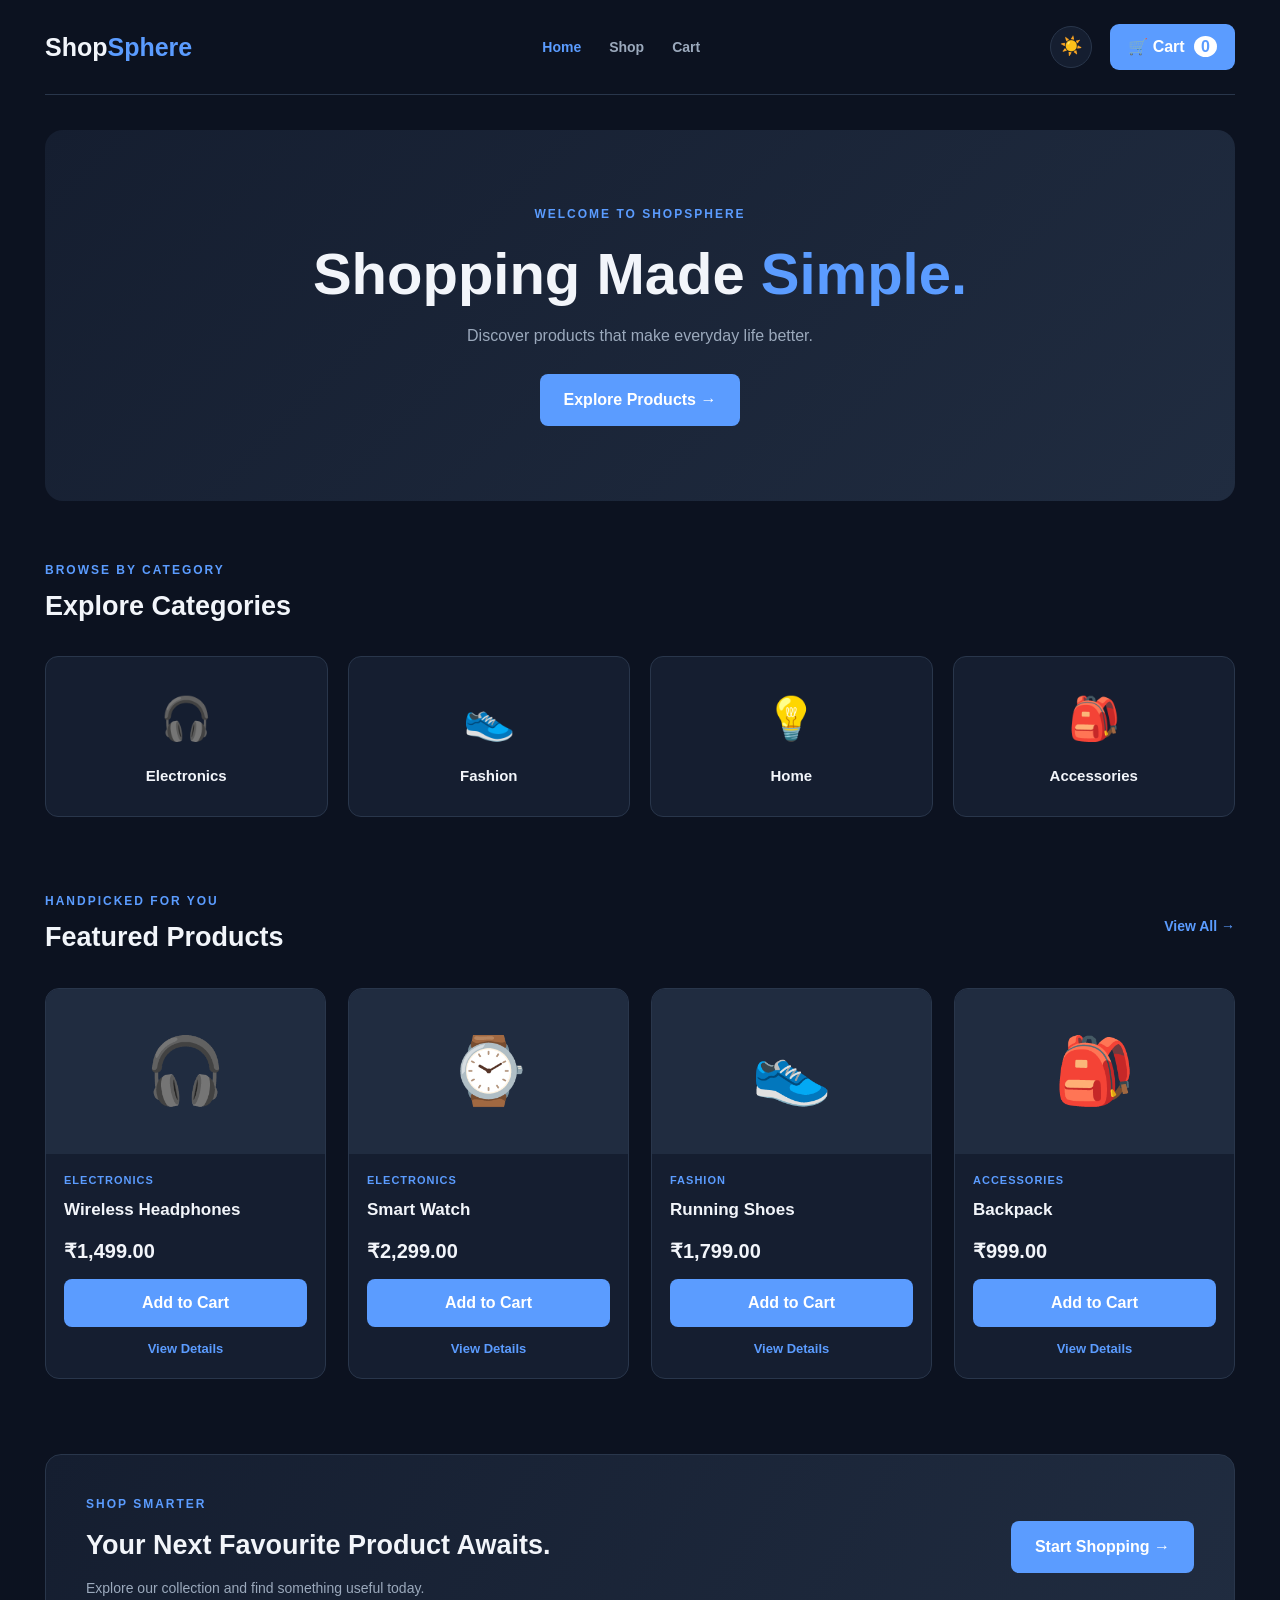
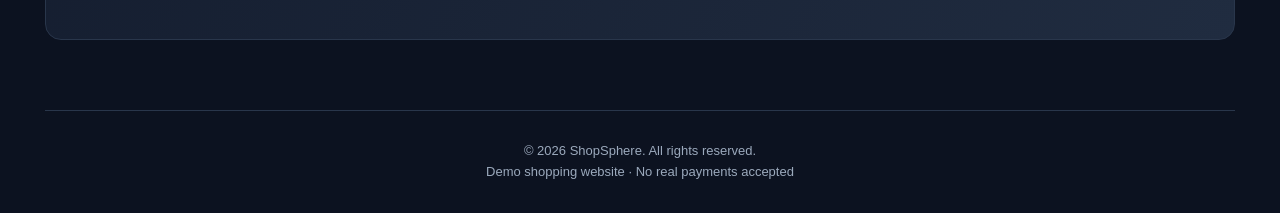
<file: index.html>
<!DOCTYPE html>
<html lang="en">
<head>
    <meta charset="UTF-8">
    <meta name="viewport" content="width=device-width, initial-scale=1.0">
    <meta name="description" content="ShopSphere - Discover products you'll love.">
    <title>ShopSphere | Home</title>
    <link rel="stylesheet" href="style.css">
</head>
<body>

    <div class="app-container">

        <header class="header">
            <a href="index.html" class="logo">Shop<span>Sphere</span></a>

            <nav class="main-nav">
                <a href="index.html" class="active">Home</a>
                <a href="shop.html">Shop</a>
                <a href="cart.html">Cart</a>
            </nav>

            <div class="header-actions">
                <button id="theme-toggle" class="theme-toggle" aria-label="Toggle theme">☀️</button>
                <a href="cart.html" class="cart-link">
                    🛒 Cart <span id="cart-count">0</span>
                </a>
            </div>
        </header>

        <main>

            <section class="hero">
                <p class="hero-tag">WELCOME TO SHOPSPHERE</p>
                <h1>Shopping Made <span>Simple.</span></h1>
                <p>Discover products that make everyday life better.</p>
                <a href="shop.html" class="primary-button">Explore Products →</a>
            </section>

            <section class="categories-section">
                <div class="section-heading">
                    <div>
                        <p class="section-label">BROWSE BY CATEGORY</p>
                        <h2>Explore Categories</h2>
                    </div>
                </div>

                <div class="category-grid">
                    <a href="shop.html?category=Electronics" class="category-card">
                        <span>🎧</span>
                        <h3>Electronics</h3>
                    </a>

                    <a href="shop.html?category=Fashion" class="category-card">
                        <span>👟</span>
                        <h3>Fashion</h3>
                    </a>

                    <a href="shop.html?category=Home" class="category-card">
                        <span>💡</span>
                        <h3>Home</h3>
                    </a>

                    <a href="shop.html?category=Accessories" class="category-card">
                        <span>🎒</span>
                        <h3>Accessories</h3>
                    </a>
                </div>
            </section>

            <section class="featured-section">
                <div class="section-heading">
                    <div>
                        <p class="section-label">HANDPICKED FOR YOU</p>
                        <h2>Featured Products</h2>
                    </div>

                    <a href="shop.html" class="view-all">View All →</a>
                </div>

                <div id="featured-products" class="product-grid">
                    <!-- Products generated by JavaScript -->
                </div>
            </section>

            <section class="promo-banner">
                <div>
                    <p class="section-label">SHOP SMARTER</p>
                    <h2>Your Next Favourite Product Awaits.</h2>
                    <p>Explore our collection and find something useful today.</p>
                </div>

                <a href="shop.html" class="primary-button">Start Shopping →</a>
            </section>

        </main>

        <footer class="footer">
            <p>© 2026 ShopSphere. All rights reserved.</p>
            <p>Demo shopping website · No real payments accepted</p>
        </footer>

    </div>

   <script src="products.js"></script>
   <script src="common.js"></script>
   <script src="home.js"></script>

</body>
</html>
</file>
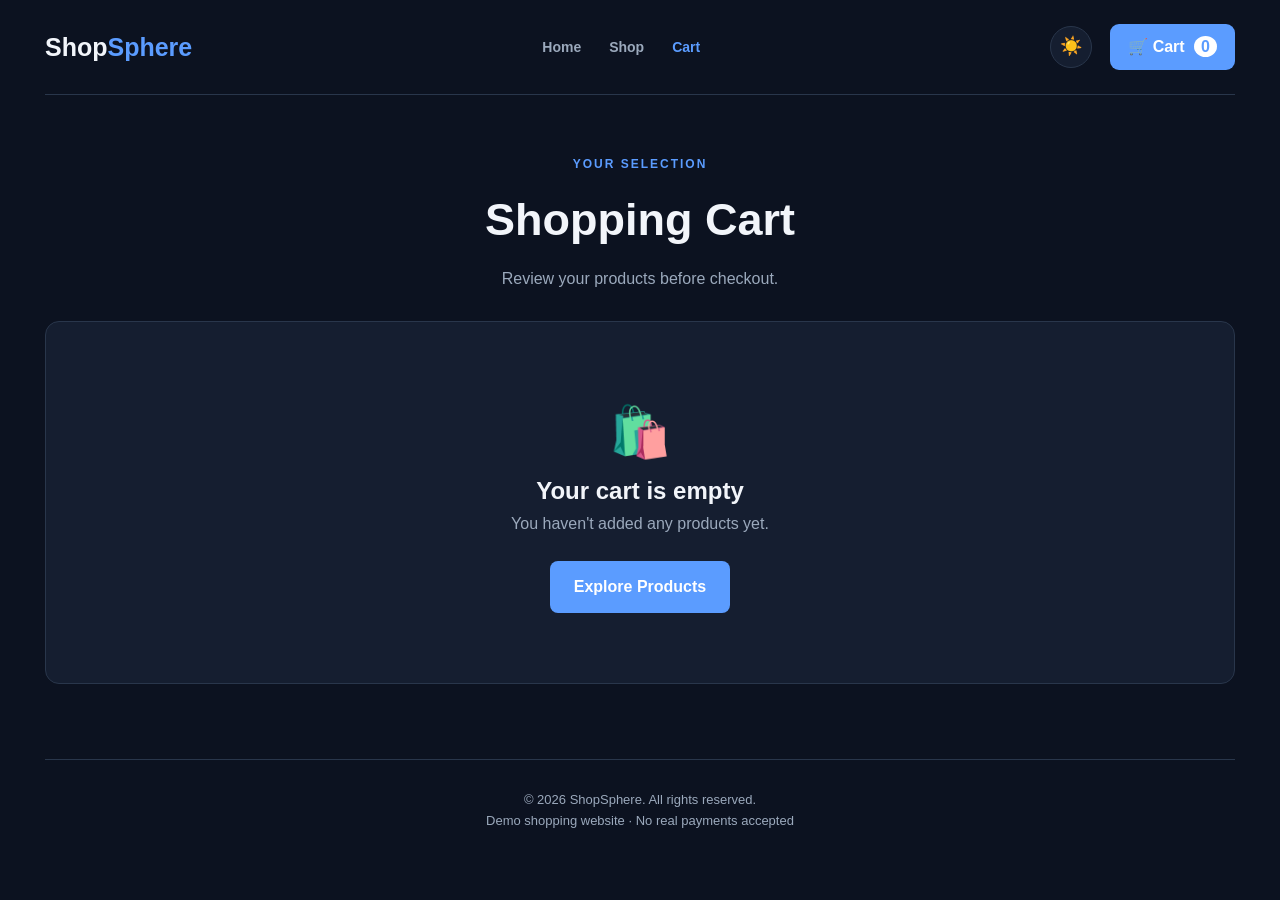
<file: cart.html>
<!DOCTYPE html>
<html lang="en">
<head>
    <meta charset="UTF-8">
    <meta name="viewport" content="width=device-width, initial-scale=1.0">
    <title>Shopping Cart | ShopSphere</title>
    <link rel="stylesheet" href="style.css">
</head>
<body>

<div class="app-container">

    <header class="header">
        <a href="index.html" class="logo">Shop<span>Sphere</span></a>

        <nav class="main-nav">
            <a href="index.html">Home</a>
            <a href="shop.html">Shop</a>
            <a href="cart.html" class="active">Cart</a>
        </nav>

        <div class="header-actions">
            <button id="theme-toggle" class="theme-toggle" aria-label="Toggle theme">☀️</button>
            <a href="cart.html" class="cart-link">
                🛒 Cart <span id="cart-count">0</span>
            </a>
        </div>
    </header>

    <main class="cart-page">

        <section class="shop-heading">
            <p class="section-label">YOUR SELECTION</p>
            <h1>Shopping Cart</h1>
            <p>Review your products before checkout.</p>
        </section>

        <section class="cart-wrapper">

            <div id="empty-cart" class="empty-cart" hidden>
                <span>🛍️</span>
                <h2>Your cart is empty</h2>
                <p>You haven't added any products yet.</p>
                <a href="shop.html" class="primary-button">
                    Explore Products
                </a>
            </div>

            <div id="cart-content" class="cart-content" hidden>

                <div class="cart-table-container">
                    <table class="cart-table">
                        <thead>
                            <tr>
                                <th>Product</th>
                                <th>Price</th>
                                <th>Quantity</th>
                                <th>Total</th>
                                <th>Action</th>
                            </tr>
                        </thead>

                        <tbody id="cart-items">
                            <!-- Cart products generated by JavaScript -->
                        </tbody>
                    </table>
                </div>

                <div class="cart-summary">

                    <h3>Order Summary</h3>

                    <div class="summary-row">
                        <span>Subtotal</span>
                        <span id="subtotal">₹0</span>
                    </div>

                    <div class="summary-row">
                        <span>Delivery Fee</span>
                        <span id="delivery-fee">₹0</span>
                    </div>

                    <div class="summary-row grand-total">
                        <span>Grand Total</span>
                        <span id="grand-total">₹0</span>
                    </div>

                    <p class="delivery-note">
                        Free delivery on orders of ₹500 or more.
                    </p>

                    <button id="checkout-button" class="checkout-button">
                        Proceed to Checkout →
                    </button>

                    <a href="shop.html" class="continue-shopping">
                        Continue Shopping
                    </a>

                </div>

            </div>

        </section>

    </main>

    <footer class="footer">
        <p>© 2026 ShopSphere. All rights reserved.</p>
        <p>Demo shopping website · No real payments accepted</p>
    </footer>

</div>

<script src="products.js"></script>
<script src="common.js"></script>
<script src="cart.js"></script>

</body>
</html>
</file>
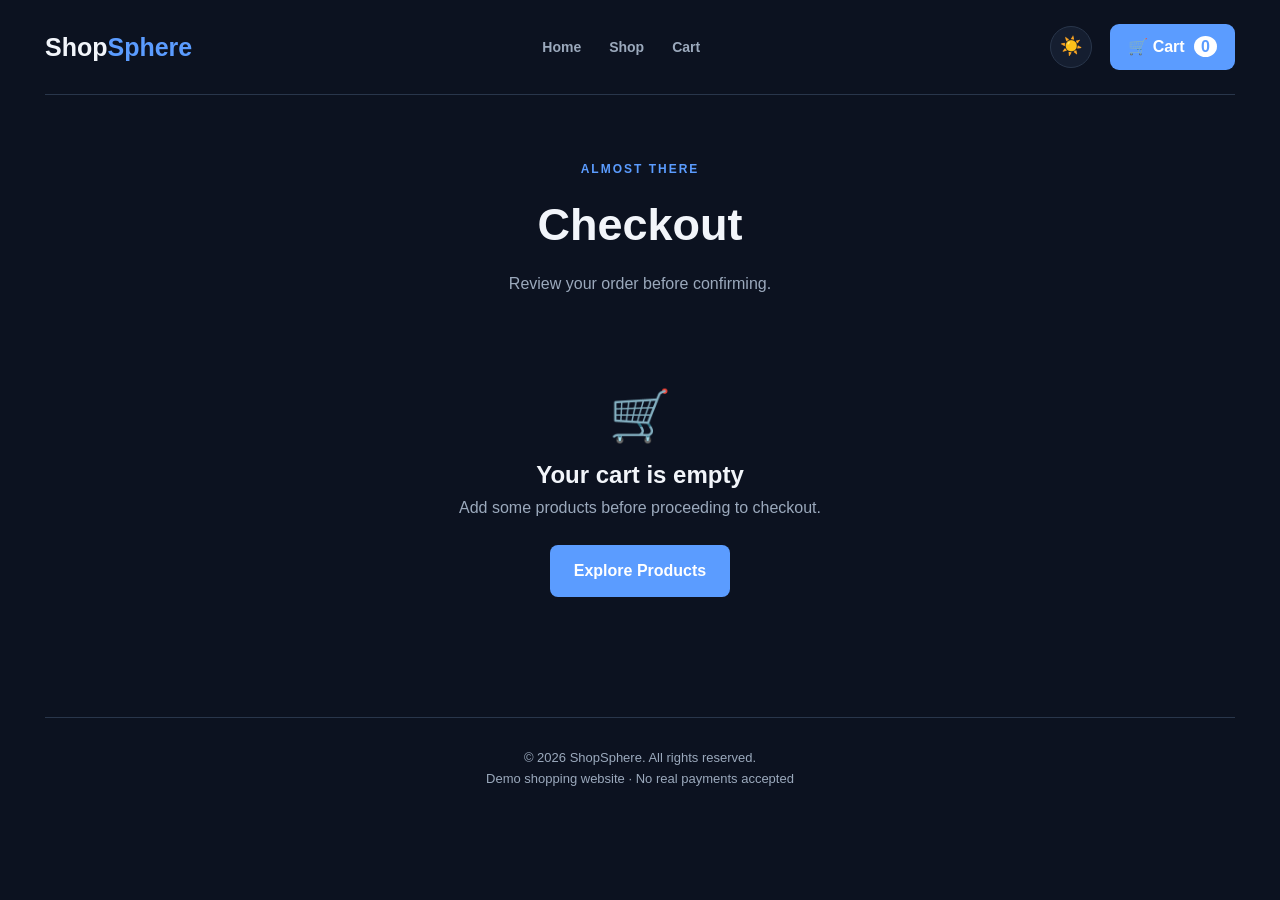
<file: checkout.html>
<!DOCTYPE html>
<html lang="en">
<head>
    <meta charset="UTF-8">
    <meta name="viewport" content="width=device-width, initial-scale=1.0">
    <title>Checkout | ShopSphere</title>
    <link rel="stylesheet" href="style.css">
</head>
<body>

<div class="app-container">

    <header class="header">
        <a href="index.html" class="logo">Shop<span>Sphere</span></a>

        <nav class="main-nav">
            <a href="index.html">Home</a>
            <a href="shop.html">Shop</a>
            <a href="cart.html">Cart</a>
        </nav>

        <div class="header-actions">
            <button id="theme-toggle" class="theme-toggle" aria-label="Toggle theme">☀️</button>
            <a href="cart.html" class="cart-link">
                🛒 Cart <span id="cart-count">0</span>
            </a>
        </div>
    </header>

    <main class="checkout-page">

        <section class="shop-heading">
            <p class="section-label">ALMOST THERE</p>
            <h1>Checkout</h1>
            <p>Review your order before confirming.</p>
        </section>

        <div id="empty-checkout" class="empty-cart" hidden>
            <span>🛒</span>
            <h2>Your cart is empty</h2>
            <p>Add some products before proceeding to checkout.</p>
            <a href="shop.html" class="primary-button">Explore Products</a>
        </div>

        <div id="checkout-layout" class="checkout-layout" hidden>

            <section class="checkout-form-section">

                <h2>Customer Information</h2>
                <p class="form-note">Enter your details for this demo order.</p>

                <form id="checkout-form">

                    <div class="form-group">
                        <label for="customer-name">Full Name</label>
                        <input
                            type="text"
                            id="customer-name"
                            placeholder="Enter your name"
                            maxlength="80"
                            required
                        >
                    </div>

                    <div class="form-group">
                        <label for="customer-email">Email Address</label>
                        <input
                            type="email"
                            id="customer-email"
                            placeholder="Enter your email"
                            maxlength="120"
                            required
                        >
                    </div>

                    <div class="demo-notice">
                        <strong>Demo Checkout</strong>
                        <p>
                            This is a practice project. No payment will be
                            collected and no real order will be placed.
                        </p>
                    </div>

                    <button type="submit" class="checkout-button">
                        Confirm Demo Order
                    </button>

                </form>

            </section>

            <section class="checkout-order-section">

                <h2>Your Order</h2>

                <div id="checkout-items" class="checkout-items">
                    <!-- Order items generated by JavaScript -->
                </div>

                <div class="checkout-totals">

                    <div class="summary-row">
                        <span>Subtotal</span>
                        <span id="checkout-subtotal">₹0</span>
                    </div>

                    <div class="summary-row">
                        <span>Delivery</span>
                        <span id="checkout-delivery">₹0</span>
                    </div>

                    <div class="summary-row grand-total">
                        <span>Grand Total</span>
                        <span id="checkout-total">₹0</span>
                    </div>

                </div>

                <a href="cart.html" class="continue-shopping">
                    ← Return to Cart
                </a>

            </section>

        </div>

        <section id="order-success" class="order-success" hidden>
            <span>✓</span>
            <h2>Demo Order Confirmed!</h2>
            <p id="success-message">
                Your demonstration order has been completed.
            </p>
            <p class="demo-notice-text">
                No payment was taken and no real order was placed.
            </p>
            <a href="shop.html" class="primary-button">
                Continue Shopping
            </a>
        </section>

    </main>

    <footer class="footer">
        <p>© 2026 ShopSphere. All rights reserved.</p>
        <p>Demo shopping website · No real payments accepted</p>
    </footer>

</div>

<script src="products.js"></script>
<script src="common.js"></script>
<script src="checkout.js"></script>

</body>
</html>
</file>
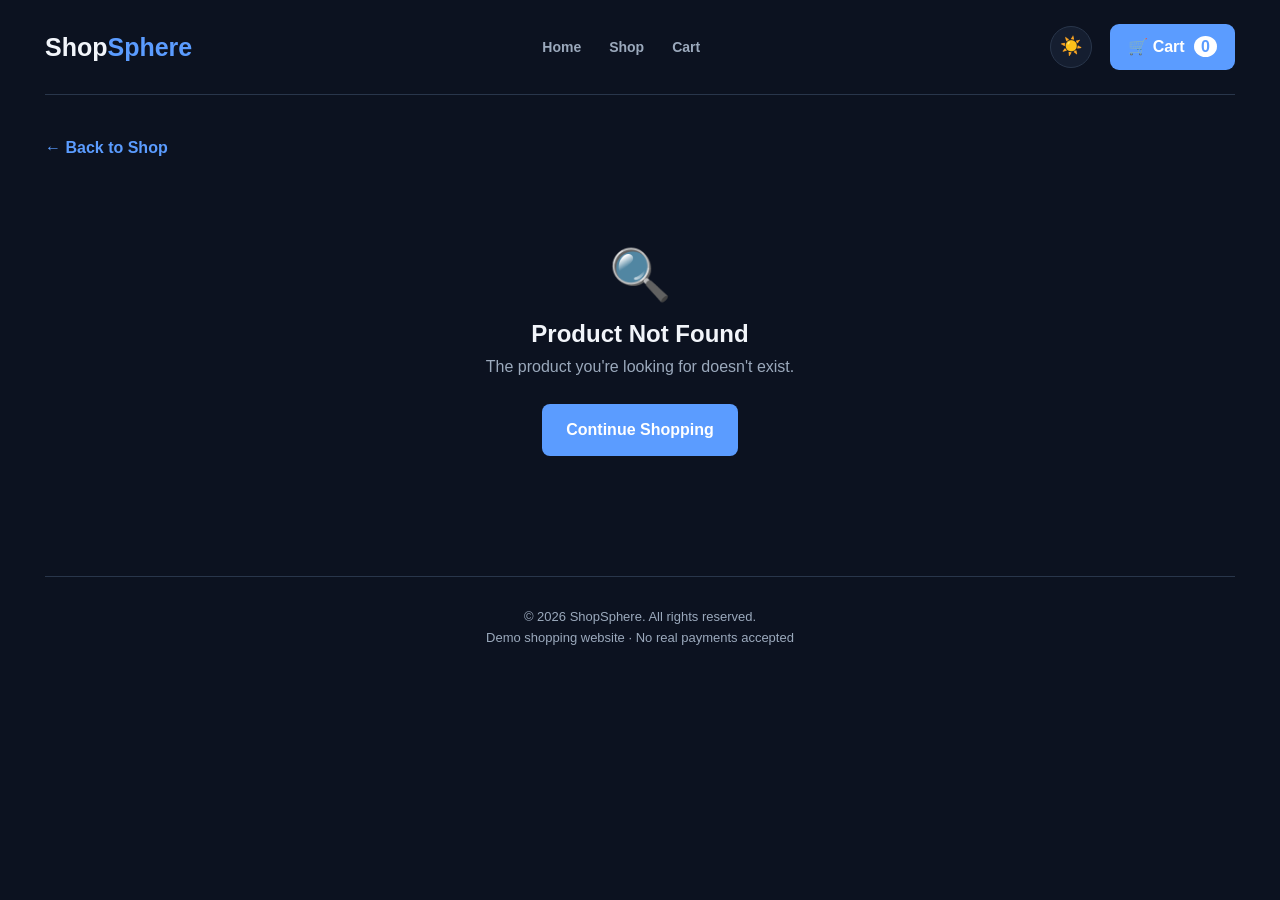
<file: product.html>
<!DOCTYPE html>
<html lang="en">
<head>
    <meta charset="UTF-8">
    <meta name="viewport" content="width=device-width, initial-scale=1.0">
    <title>Product Details | ShopSphere</title>
    <link rel="stylesheet" href="style.css">
</head>
<body>

<div class="app-container">

    <header class="header">
        <a href="index.html" class="logo">Shop<span>Sphere</span></a>

        <nav class="main-nav">
            <a href="index.html">Home</a>
            <a href="shop.html">Shop</a>
            <a href="cart.html">Cart</a>
        </nav>

        <div class="header-actions">
            <button id="theme-toggle" class="theme-toggle" aria-label="Toggle theme">☀️</button>
            <a href="cart.html" class="cart-link">
                🛒 Cart <span id="cart-count">0</span>
            </a>
        </div>
    </header>

    <main class="product-details-page">

        <a href="shop.html" class="back-link">← Back to Shop</a>

        <section id="product-details" class="product-details">
            <!-- Product details generated using JavaScript -->
        </section>

        <section id="product-not-found" class="empty-cart" hidden>
            <span>🔍</span>
            <h2>Product Not Found</h2>
            <p>The product you're looking for doesn't exist.</p>
            <a href="shop.html" class="primary-button">Continue Shopping</a>
        </section>

    </main>

    <footer class="footer">
        <p>© 2026 ShopSphere. All rights reserved.</p>
        <p>Demo shopping website · No real payments accepted</p>
    </footer>

</div>

<script src="products.js"></script>
<script src="common.js"></script>
<script src="product.js"></script>

</body>
</html>
</file>
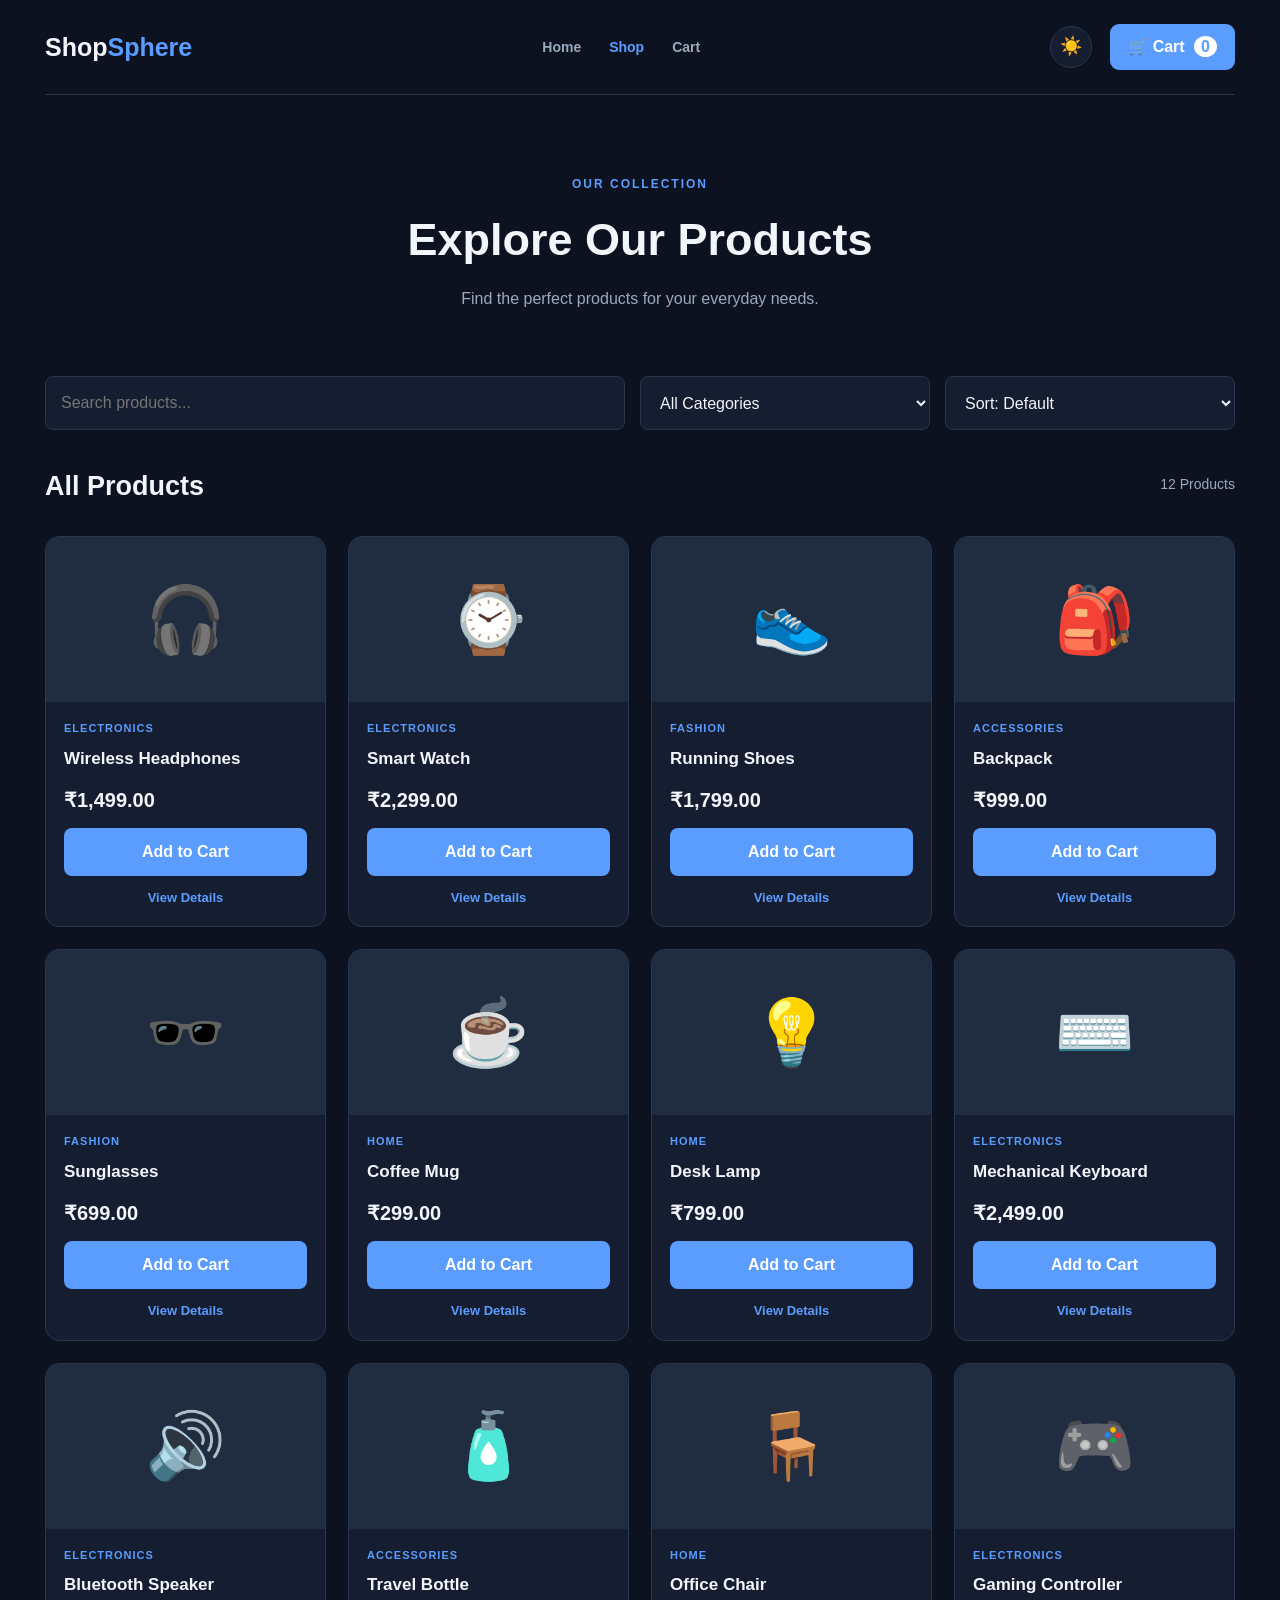
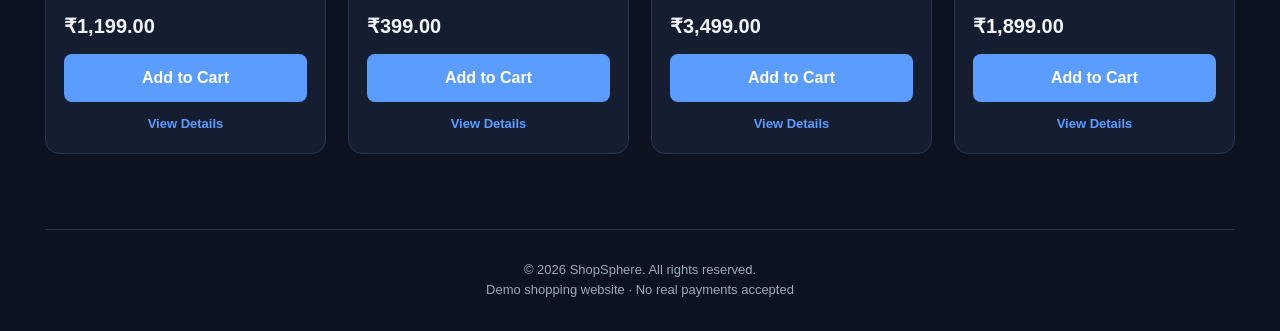
<file: shop.html>
<!DOCTYPE html>
<html lang="en">
<head>
    <meta charset="UTF-8">
    <meta name="viewport" content="width=device-width, initial-scale=1.0">
    <title>Shop | ShopSphere</title>
    <link rel="stylesheet" href="style.css">
</head>
<body>

<div class="app-container">

    <header class="header">
        <a href="index.html" class="logo">Shop<span>Sphere</span></a>

        <nav class="main-nav">
            <a href="index.html">Home</a>
            <a href="shop.html" class="active">Shop</a>
            <a href="cart.html">Cart</a>
        </nav>

        <div class="header-actions">
            <button id="theme-toggle" class="theme-toggle" aria-label="Toggle theme">☀️</button>
            <a href="cart.html" class="cart-link">
                🛒 Cart <span id="cart-count">0</span>
            </a>
        </div>
    </header>

    <main class="shop-page">

        <section class="shop-heading">
            <p class="section-label">OUR COLLECTION</p>
            <h1>Explore Our Products</h1>
            <p>Find the perfect products for your everyday needs.</p>
        </section>

        <section class="shop-controls">

            <input
                type="search"
                id="search-input"
                placeholder="Search products..."
                aria-label="Search products"
            >

            <select id="category-filter" aria-label="Filter by category">
                <option value="all">All Categories</option>
                <option value="Electronics">Electronics</option>
                <option value="Fashion">Fashion</option>
                <option value="Home">Home</option>
                <option value="Accessories">Accessories</option>
            </select>

            <select id="sort-filter" aria-label="Sort products">
                <option value="default">Sort: Default</option>
                <option value="low-high">Price: Low to High</option>
                <option value="high-low">Price: High to Low</option>
                <option value="name">Name: A to Z</option>
            </select>

        </section>

        <section class="shop-products-section">

            <div class="section-heading">
                <h2>All Products</h2>
                <span id="product-count">12 Products</span>
            </div>

            <div id="shop-product-grid" class="product-grid">
                <!-- Products generated by JavaScript -->
            </div>

            <div id="no-products" class="empty-cart" hidden>
                <span>🔍</span>
                <h3>No products found</h3>
                <p>Try another search or category.</p>
            </div>

        </section>

    </main>

    <footer class="footer">
        <p>© 2026 ShopSphere. All rights reserved.</p>
        <p>Demo shopping website · No real payments accepted</p>
    </footer>

</div>

<script src="products.js"></script>
<script src="common.js"></script>
<script src="shop.js"></script>

</body>
</html>
</file>
<file: style.css>
/* =================================
   1. GLOBAL SETTINGS
================================= */

:root {
    --bg: #0c1220;
    --surface: #151e30;
    --surface-light: #202c40;
    --text: #f2f5fa;
    --muted: #9ba9bc;
    --accent: #5b9cff;
    --accent-hover: #367fe8;
    --border: #29364b;
    --success: #43d69b;
    --danger: #ff6878;
    --shadow: 0 10px 30px rgba(0, 0, 0, 0.2);
}

body.light-theme {
    --bg: #f3f6fb;
    --surface: #ffffff;
    --surface-light: #eaf0f8;
    --text: #172235;
    --muted: #68778d;
    --accent: #347de0;
    --accent-hover: #2168ca;
    --border: #dce4ef;
    --shadow: 0 10px 30px rgba(20, 40, 70, 0.08);
}

* {
    margin: 0;
    padding: 0;
    box-sizing: border-box;
}

html {
    scroll-behavior: smooth;
}

body {
    font-family: Arial, Helvetica, sans-serif;
    background: var(--bg);
    color: var(--text);
    line-height: 1.6;
    transition: background 0.3s, color 0.3s;
    min-height: 100vh;
}

button,
input,
select {
    font: inherit;
}

button {
    cursor: pointer;
}

img {
    max-width: 100%;
    display: block;
}

a {
    -webkit-tap-highlight-color: transparent;
}

.app-container {
    max-width: 1250px;
    margin: auto;
    padding: 0 30px;
}


/* =================================
   2. HEADER
================================= */

.header {
    display: flex;
    align-items: center;
    justify-content: space-between;
    gap: 20px;
    padding: 24px 0;
    border-bottom: 1px solid var(--border);
}

.logo {
    font-size: 25px;
    font-weight: 800;
    color: var(--text);
    text-decoration: none;
    white-space: nowrap;
}

.logo span {
    color: var(--accent);
}

.header-actions {
    display: flex;
    align-items: center;
    gap: 18px;
}

.theme-toggle {
    background: var(--surface);
    border: 1px solid var(--border);
    border-radius: 50%;
    width: 42px;
    height: 42px;
    font-size: 18px;
    color: var(--text);
}

.cart-link {
    background: var(--accent);
    color: white;
    text-decoration: none;
    padding: 10px 18px;
    border-radius: 9px;
    font-weight: 600;
    white-space: nowrap;
}

.cart-link:hover {
    background: var(--accent-hover);
}

#cart-count {
    background: white;
    color: var(--accent);
    border-radius: 50%;
    padding: 2px 7px;
    margin-left: 5px;
}


/* =================================
   3. NAVIGATION
================================= */

.main-nav {
    display: flex;
    align-items: center;
    gap: 28px;
}

.main-nav a {
    color: var(--muted);
    text-decoration: none;
    font-size: 14px;
    font-weight: 600;
    transition: color 0.2s;
}

.main-nav a:hover,
.main-nav a.active {
    color: var(--accent);
}


/* =================================
   4. HERO SECTION
================================= */

.hero {
    text-align: center;
    padding: 75px 15px;
    background: linear-gradient(
        135deg,
        var(--surface),
        var(--surface-light)
    );
    border-radius: 18px;
    margin: 35px 0 60px;
}

.hero-tag,
.section-label {
    color: var(--accent);
    font-size: 12px;
    font-weight: 800;
    letter-spacing: 2px;
}

.hero h1 {
    font-size: clamp(35px, 6vw, 58px);
    line-height: 1.2;
    margin: 15px 0;
}

.hero h1 span {
    color: var(--accent);
}

.hero > p:not(.hero-tag) {
    color: var(--muted);
    font-size: 16px;
}


/* =================================
   5. PRIMARY BUTTON
================================= */

.primary-button {
    display: inline-block;
    padding: 13px 24px;
    margin-top: 25px;
    background: var(--accent);
    color: white;
    text-decoration: none;
    border-radius: 8px;
    font-weight: 700;
    transition: background 0.2s, transform 0.2s;
}

.primary-button:hover {
    background: var(--accent-hover);
    transform: translateY(-2px);
}


/* =================================
   6. SECTION HEADINGS
================================= */

.products-section,
.cart-section,
.categories-section,
.featured-section {
    margin-bottom: 75px;
}

.section-heading {
    display: flex;
    align-items: center;
    justify-content: space-between;
    gap: 15px;
    margin-bottom: 28px;
}

.section-heading h2 {
    font-size: 27px;
    margin-top: 5px;
}

#product-count {
    color: var(--muted);
    font-size: 14px;
}


/* =================================
   7. CATEGORY SECTION
================================= */

.category-grid {
    display: grid;
    grid-template-columns: repeat(4, 1fr);
    gap: 20px;
}

.category-card {
    background: var(--surface);
    border: 1px solid var(--border);
    border-radius: 13px;
    padding: 28px 15px;
    text-align: center;
    text-decoration: none;
    color: var(--text);
    transition: transform 0.2s, border-color 0.2s;
}

.category-card:hover {
    transform: translateY(-5px);
    border-color: var(--accent);
}

.category-card span {
    font-size: 42px;
    display: block;
    margin-bottom: 12px;
}

.category-card h3 {
    font-size: 15px;
}


/* =================================
   8. PRODUCT GRID
================================= */

.product-grid {
    display: grid;
    grid-template-columns: repeat(4, minmax(0, 1fr));
    gap: 22px;
}

.product-card {
    background: var(--surface);
    border: 1px solid var(--border);
    border-radius: 14px;
    overflow: hidden;
    transition: transform 0.25s, border-color 0.25s;
    min-width: 0;
}

.product-card:hover {
    transform: translateY(-6px);
    border-color: var(--accent);
}

.product-image {
    height: 165px;
    background: var(--surface-light);
    display: flex;
    align-items: center;
    justify-content: center;
    font-size: 65px;
}

.product-info {
    padding: 18px;
}

.product-category {
    color: var(--accent);
    font-size: 11px;
    text-transform: uppercase;
    font-weight: 700;
    letter-spacing: 1px;
}

.product-info h3 {
    font-size: 17px;
    margin: 7px 0;
    overflow-wrap: anywhere;
}

.product-price {
    font-size: 20px;
    font-weight: 800;
    margin: 12px 0;
}

.add-to-cart {
    width: 100%;
    padding: 11px;
    border: none;
    border-radius: 8px;
    background: var(--accent);
    color: white;
    font-weight: 700;
    transition: background 0.2s;
}

.add-to-cart:hover {
    background: var(--accent-hover);
}

.view-details {
    display: block;
    text-align: center;
    margin-top: 12px;
    color: var(--accent);
    text-decoration: none;
    font-size: 13px;
    font-weight: 700;
}

.view-details:hover,
.view-all:hover {
    text-decoration: underline;
}

.view-all {
    color: var(--accent);
    text-decoration: none;
    font-weight: 700;
    font-size: 14px;
}


/* =================================
   9. PROMOTIONAL BANNER
================================= */

.promo-banner {
    background: linear-gradient(
        120deg,
        var(--surface),
        var(--surface-light)
    );
    border: 1px solid var(--border);
    border-radius: 16px;
    padding: 40px;
    display: flex;
    align-items: center;
    justify-content: space-between;
    gap: 25px;
    margin-bottom: 70px;
}

.promo-banner h2 {
    font-size: 27px;
    margin: 10px 0;
}

.promo-banner p:not(.section-label) {
    color: var(--muted);
    font-size: 14px;
}

.promo-banner .primary-button {
    margin-top: 0;
    white-space: nowrap;
}


/* =================================
   10. SHOPPING CART
================================= */

.cart-wrapper {
    background: var(--surface);
    border: 1px solid var(--border);
    border-radius: 14px;
    padding: 25px;
}

.empty-cart {
    text-align: center;
    padding: 45px 15px;
}

.empty-cart span {
    font-size: 50px;
}

.empty-cart h3 {
    margin: 12px 0 5px;
}

.empty-cart p {
    color: var(--muted);
}

.cart-content {
    display: flex;
    flex-direction: column;
    gap: 25px;
}

.cart-table-container {
    width: 100%;
    overflow-x: auto;
    -webkit-overflow-scrolling: touch;
}

.cart-table {
    width: 100%;
    border-collapse: collapse;
    min-width: 600px;
}

.cart-table th,
.cart-table td {
    padding: 16px 12px;
    text-align: left;
    border-bottom: 1px solid var(--border);
}

.cart-table th {
    color: var(--muted);
    font-size: 13px;
}

.cart-table td {
    font-size: 14px;
}

.quantity-controls {
    display: flex;
    align-items: center;
    gap: 10px;
}

.quantity-controls button {
    width: 32px;
    height: 32px;
    border: 1px solid var(--border);
    background: var(--surface-light);
    color: var(--text);
    border-radius: 6px;
}

.quantity-controls button:hover {
    border-color: var(--accent);
}

.remove-button {
    border: none;
    background: transparent;
    color: var(--danger);
    font-weight: 600;
}

.cart-summary {
    width: 100%;
    max-width: 400px;
    align-self: flex-end;
    background: var(--surface-light);
    padding: 22px;
    border-radius: 12px;
}

.cart-summary h3 {
    margin-bottom: 18px;
}

.summary-row {
    display: flex;
    justify-content: space-between;
    gap: 12px;
    padding: 10px 0;
    color: var(--muted);
}

.grand-total {
    border-top: 1px solid var(--border);
    margin-top: 10px;
    padding-top: 18px;
    color: var(--text);
    font-size: 18px;
    font-weight: 800;
}

.checkout-button {
    width: 100%;
    padding: 13px;
    background: var(--accent);
    color: white;
    border: none;
    border-radius: 8px;
    font-weight: 700;
    margin-top: 15px;
}

.checkout-button:hover {
    background: var(--accent-hover);
}


/* =================================
   11. CHECKOUT DIALOG
================================= */

.checkout-dialog {
    width: min(90%, 450px);
    margin: auto;
    padding: 0;
    border: 1px solid var(--border);
    border-radius: 16px;
    background: var(--surface);
    color: var(--text);
}

.checkout-dialog::backdrop {
    background: rgba(0, 0, 0, 0.7);
}

.dialog-content {
    padding: 35px;
    text-align: center;
    position: relative;
}

.close-dialog {
    position: absolute;
    right: 15px;
    top: 10px;
    border: none;
    background: transparent;
    color: var(--text);
    font-size: 28px;
}

.success-icon {
    display: inline-flex;
    justify-content: center;
    align-items: center;
    width: 55px;
    height: 55px;
    background: var(--success);
    color: #10251d;
    border-radius: 50%;
    font-size: 28px;
    margin-bottom: 15px;
}

.dialog-content > p {
    color: var(--muted);
    margin: 10px 0 20px;
}

#checkout-details {
    text-align: left;
    margin: 20px 0;
}


/* =================================
   12. FOOTER
================================= */

.footer {
    text-align: center;
    padding: 30px 10px;
    border-top: 1px solid var(--border);
    color: var(--muted);
    font-size: 13px;
}


/* =================================
   13. SHOP PAGE
================================= */

.shop-page {
    padding-top: 45px;
}

.shop-heading {
    text-align: center;
    padding: 35px 10px;
}

.shop-heading h1 {
    font-size: clamp(30px, 5vw, 45px);
    margin: 10px 0;
}

.shop-heading > p:last-child {
    color: var(--muted);
}

.shop-controls {
    display: grid;
    grid-template-columns: 2fr 1fr 1fr;
    gap: 15px;
    margin: 30px 0;
}

.shop-controls input,
.shop-controls select {
    width: 100%;
    min-width: 0;
    padding: 13px 15px;
    background: var(--surface);
    color: var(--text);
    border: 1px solid var(--border);
    border-radius: 8px;
    font: inherit;
    outline: none;
}

.shop-controls input:focus,
.shop-controls select:focus {
    border-color: var(--accent);
}

.shop-products-section {
    margin-bottom: 75px;
}


/* =================================
   14. PRODUCT DETAILS PAGE
================================= */

.product-details-page {
    padding: 40px 0 75px;
}

.back-link {
    display: inline-block;
    color: var(--accent);
    text-decoration: none;
    font-weight: 600;
    margin-bottom: 30px;
}

.back-link:hover {
    text-decoration: underline;
}

.product-details {
    display: grid;
    grid-template-columns: 1fr 1fr;
    gap: 55px;
    align-items: center;
    background: var(--surface);
    border: 1px solid var(--border);
    border-radius: 18px;
    padding: 35px;
}

.product-details-image {
    min-height: 350px;
    display: flex;
    justify-content: center;
    align-items: center;
    background: var(--surface-light);
    border-radius: 14px;
    font-size: 130px;
}

.product-details-info h1 {
    font-size: 35px;
    margin: 12px 0;
    overflow-wrap: anywhere;
}

.details-price {
    font-size: 28px;
    font-weight: 800;
    color: var(--accent);
    margin: 15px 0;
}

.product-description {
    color: var(--muted);
    margin: 20px 0;
}

.delivery-info {
    font-size: 14px;
    color: var(--success);
    margin-bottom: 22px;
}

.product-quantity {
    display: block;
    width: 100px;
    padding: 10px;
    margin: 8px 0 18px;
    background: var(--surface-light);
    color: var(--text);
    border: 1px solid var(--border);
    border-radius: 7px;
}

.details-add-button {
    max-width: 300px;
}


/* =================================
   15. CART PAGE
================================= */

.cart-page {
    padding: 30px 0 75px;
}

.cart-page .shop-heading {
    padding: 30px 10px;
}

.delivery-note {
    color: var(--success);
    font-size: 12px;
    margin-top: 12px;
}

.continue-shopping {
    display: block;
    text-align: center;
    margin-top: 15px;
    color: var(--accent);
    text-decoration: none;
    font-size: 14px;
    font-weight: 600;
}

.continue-shopping:hover {
    text-decoration: underline;
}


/* =================================
   16. CHECKOUT PAGE
================================= */

.checkout-page {
    padding: 30px 0 75px;
}

.checkout-layout {
    display: grid;
    grid-template-columns: 1.2fr 0.8fr;
    gap: 25px;
    align-items: start;
}

.checkout-form-section,
.checkout-order-section {
    background: var(--surface);
    border: 1px solid var(--border);
    border-radius: 14px;
    padding: 28px;
    min-width: 0;
}

.checkout-form-section h2,
.checkout-order-section h2 {
    font-size: 22px;
    margin-bottom: 8px;
}

.form-note {
    color: var(--muted);
    font-size: 14px;
    margin-bottom: 25px;
}

.form-group {
    margin-bottom: 20px;
}

.form-group label {
    display: block;
    margin-bottom: 8px;
    font-size: 14px;
    font-weight: 600;
}

.form-group input {
    width: 100%;
    padding: 13px;
    border: 1px solid var(--border);
    border-radius: 8px;
    background: var(--surface-light);
    color: var(--text);
    font: inherit;
}

.form-group input:focus {
    outline: 2px solid var(--accent);
    border-color: transparent;
}

.demo-notice {
    background: var(--surface-light);
    border-left: 4px solid var(--accent);
    padding: 15px;
    border-radius: 7px;
    margin: 25px 0;
}

.demo-notice strong {
    color: var(--accent);
}

.demo-notice p {
    color: var(--muted);
    font-size: 13px;
    margin-top: 5px;
}

.checkout-items {
    margin: 20px 0;
}

.checkout-item {
    display: flex;
    justify-content: space-between;
    gap: 12px;
    padding: 14px 0;
    border-bottom: 1px solid var(--border);
    font-size: 13px;
}

.checkout-item strong {
    white-space: nowrap;
}

.checkout-totals {
    border-top: 1px solid var(--border);
    padding-top: 12px;
}

.order-success {
    text-align: center;
    background: var(--surface);
    border: 1px solid var(--border);
    border-radius: 16px;
    padding: 55px 20px;
    margin: 30px auto;
    max-width: 650px;
}

.order-success > span {
    display: inline-flex;
    align-items: center;
    justify-content: center;
    width: 65px;
    height: 65px;
    background: var(--success);
    color: #10251d;
    border-radius: 50%;
    font-size: 35px;
    margin-bottom: 20px;
}

.order-success h2 {
    font-size: 28px;
    margin-bottom: 12px;
}

.order-success p {
    color: var(--muted);
}

.demo-notice-text {
    font-size: 13px;
    margin-top: 10px;
}


/* =================================
   17. TABLET RESPONSIVENESS
================================= */

@media (max-width: 950px) {

    .product-grid {
        grid-template-columns: repeat(3, minmax(0, 1fr));
    }

    .product-details {
        gap: 30px;
    }

    .checkout-layout {
        grid-template-columns: 1fr 1fr;
    }
}

@media (max-width: 850px) {

    .main-nav {
        gap: 15px;
    }

    .category-grid {
        grid-template-columns: repeat(2, 1fr);
    }

    .promo-banner {
        flex-direction: column;
        align-items: flex-start;
    }

    .shop-controls {
        grid-template-columns: 1fr 1fr;
    }

    .shop-controls input {
        grid-column: 1 / -1;
    }
}


/* =================================
   18. MOBILE RESPONSIVENESS
================================= */

@media (max-width: 650px) {

    .app-container {
        padding: 0 16px;
    }

    /* Header */

    .header {
        flex-wrap: wrap;
        gap: 14px;
        padding: 18px 0;
    }

    .logo {
        font-size: 21px;
    }

    .header-actions {
        gap: 10px;
    }

    .theme-toggle {
        width: 38px;
        height: 38px;
    }

    .cart-link {
        padding: 9px 12px;
        font-size: 13px;
    }

    /* Navigation */

    .main-nav {
        order: 3;
        width: 100%;
        justify-content: center;
        padding-top: 12px;
        border-top: 1px solid var(--border);
        gap: 25px;
    }

    .main-nav a {
        font-size: 13px;
    }

    /* Hero */

    .hero {
        padding: 55px 15px;
        margin: 25px 0 45px;
    }

    .hero h1 {
        font-size: 36px;
    }

    .hero > p:not(.hero-tag) {
        font-size: 14px;
    }

    /* Products */

    .product-grid {
        grid-template-columns: repeat(2, minmax(0, 1fr));
        gap: 12px;
    }

    .product-image {
        height: 120px;
        font-size: 48px;
    }

    .product-info {
        padding: 12px;
    }

    .product-info h3 {
        font-size: 14px;
    }

    .product-price {
        font-size: 17px;
    }

    .add-to-cart {
        padding: 10px 6px;
        font-size: 13px;
    }

    /* Headings */

    .section-heading h2 {
        font-size: 22px;
    }

    .section-heading {
        margin-bottom: 18px;
    }

    /* Categories */

    .category-grid {
        gap: 12px;
    }

    .category-card {
        padding: 20px 10px;
    }

    .category-card span {
        font-size: 34px;
    }

    /* Promotional banner */

    .promo-banner {
        padding: 25px;
        margin-bottom: 45px;
    }

    .promo-banner h2 {
        font-size: 22px;
    }

    /* Shop controls */

    .shop-controls {
        grid-template-columns: 1fr;
        gap: 12px;
    }

    .shop-controls input {
        grid-column: auto;
    }

    /* Product details */

    .product-details {
        grid-template-columns: 1fr;
        gap: 25px;
        padding: 20px;
    }

    .product-details-image {
        min-height: 230px;
        font-size: 100px;
    }

    .product-details-info h1 {
        font-size: 27px;
    }

    .details-price {
        font-size: 24px;
    }

    .details-add-button {
        max-width: 100%;
    }

    /* Cart */

    .cart-wrapper {
        padding: 14px;
    }

    .cart-summary {
        max-width: 100%;
    }

    .cart-table {
        min-width: 600px;
    }

    /* Checkout */

    .checkout-layout {
        grid-template-columns: 1fr;
        gap: 18px;
    }

    .checkout-form-section,
    .checkout-order-section {
        padding: 20px;
    }

    .checkout-page {
        padding-top: 20px;
    }

    /* Footer */

    .footer {
        padding: 25px 10px;
        font-size: 12px;
    }

    .products-section,
    .cart-section,
    .categories-section,
    .featured-section {
        margin-bottom: 50px;
    }
}


/* =================================
   19. SMALL MOBILE SCREENS
================================= */

@media (max-width: 380px) {

    .app-container {
        padding: 0 12px;
    }

    .logo {
        font-size: 19px;
    }

    .header-actions {
        gap: 7px;
    }

    .cart-link {
        padding: 8px 9px;
        font-size: 12px;
    }

    .main-nav {
        gap: 18px;
    }

    .main-nav a {
        font-size: 12px;
    }

    .product-grid {
        grid-template-columns: 1fr;
    }

    .product-image {
        height: 150px;
        font-size: 60px;
    }

    .product-info {
        padding: 16px;
    }

    .product-info h3 {
        font-size: 16px;
    }

    .product-price {
        font-size: 19px;
    }

    .category-card span {
        font-size: 30px;
    }

    .dialog-content {
        padding: 25px 18px;
    }
}


/* =================================
   20. ACCESSIBILITY
================================= */

button:focus-visible,
a:focus-visible,
input:focus-visible,
select:focus-visible {
    outline: 3px solid var(--accent);
    outline-offset: 3px;
}

[hidden] {
    display: none !important;
}

@media (prefers-reduced-motion: reduce) {

    *,
    *::before,
    *::after {
        scroll-behavior: auto !important;
        transition-duration: 0.01ms !important;
        animation-duration: 0.01ms !important;
    }
}
</file>
